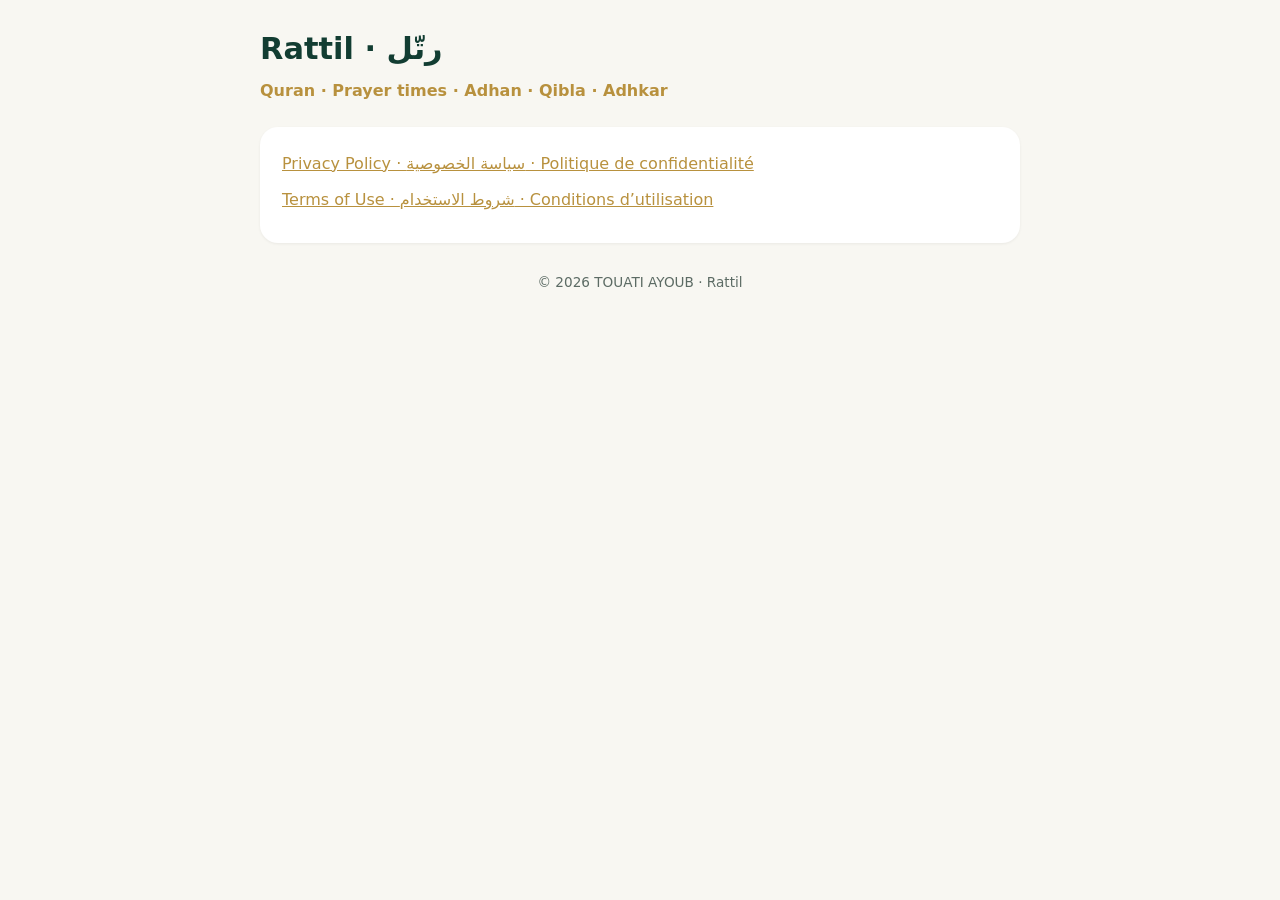
<file: index.html>
<!doctype html>
<html lang="en">
<head>
<meta charset="utf-8">
<meta name="viewport" content="width=device-width, initial-scale=1">
<title>Rattil · رتّل</title>
<link rel="stylesheet" href="style.css">
</head>
<body>
<header>
  <h1>Rattil · رتّل</h1>
  <p class="sub">Quran · Prayer times · Adhan · Qibla · Adhkar</p>
</header>
<section>
  <p><a href="privacy.html">Privacy Policy · سياسة الخصوصية · Politique de confidentialité</a></p>
  <p><a href="terms.html">Terms of Use · شروط الاستخدام · Conditions d’utilisation</a></p>
</section>
<footer>© 2026 TOUATI AYOUB · Rattil</footer>
</body>
</html>
</file>
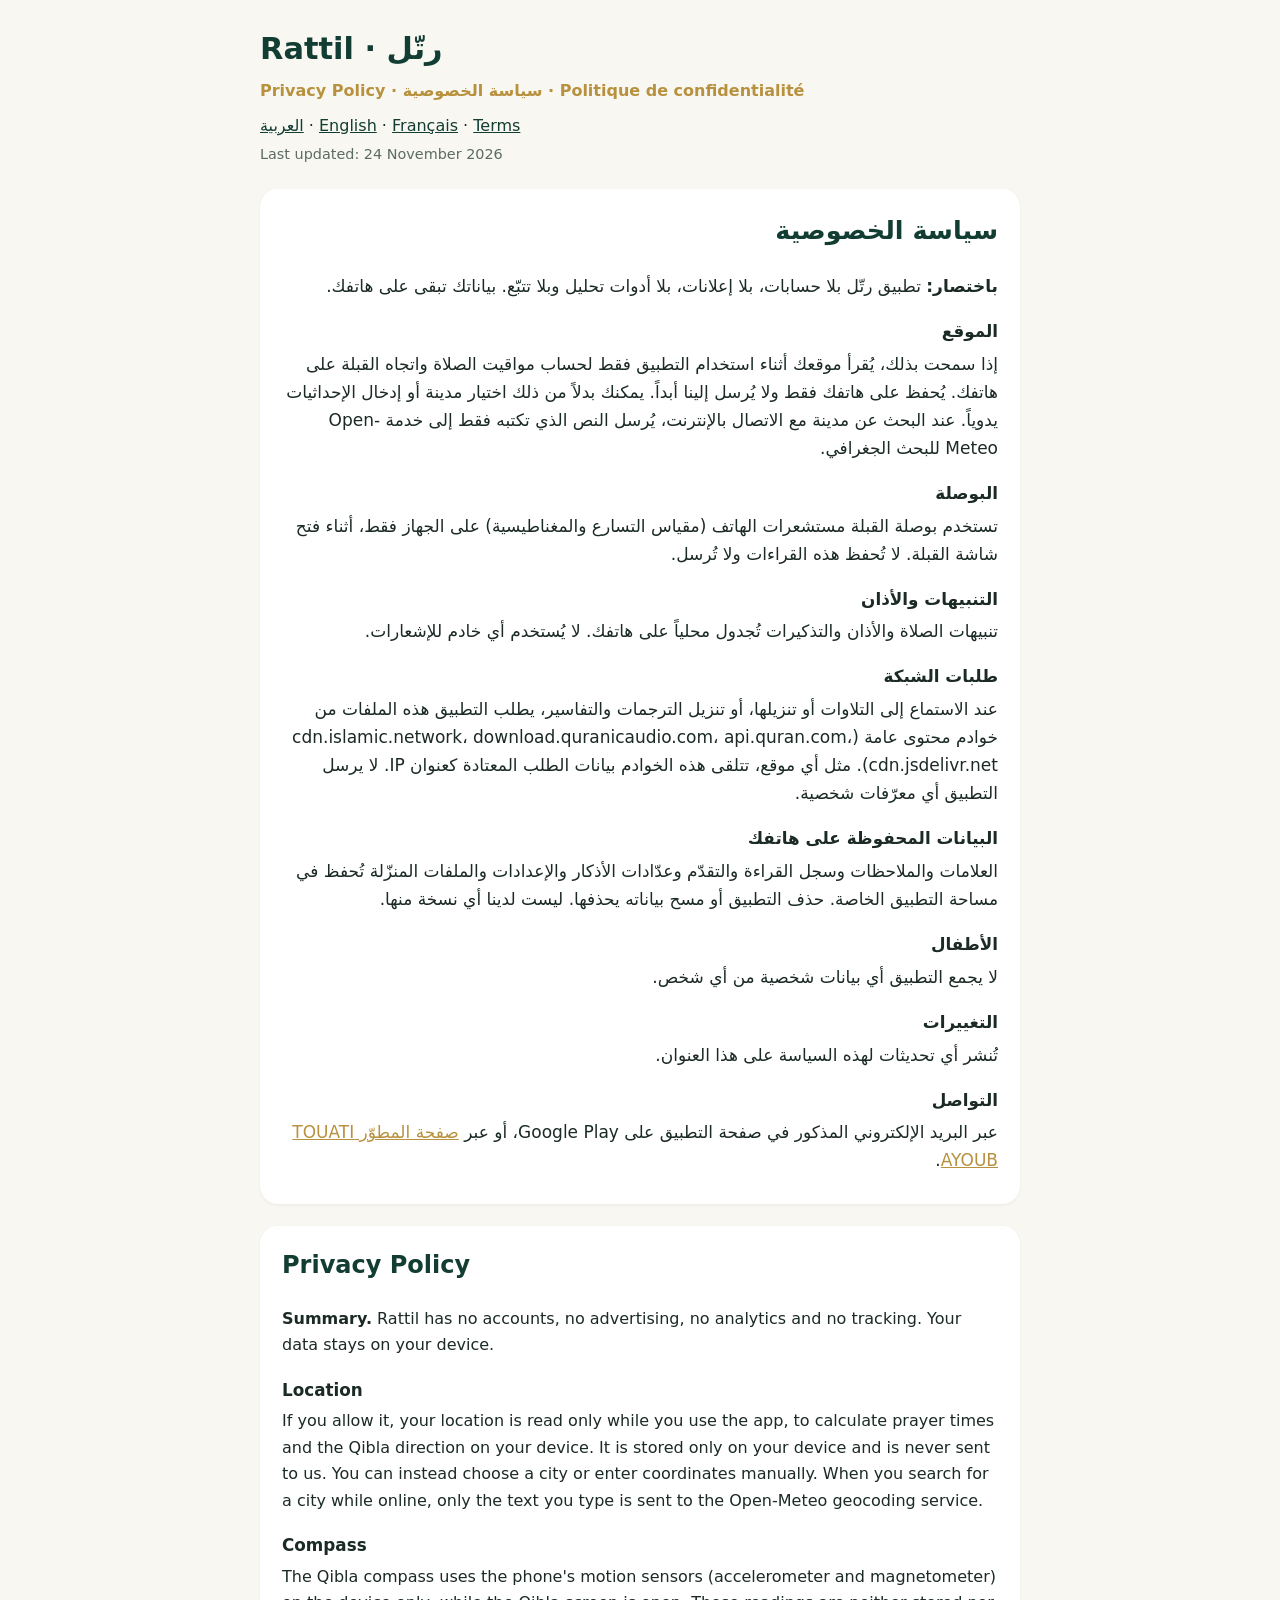
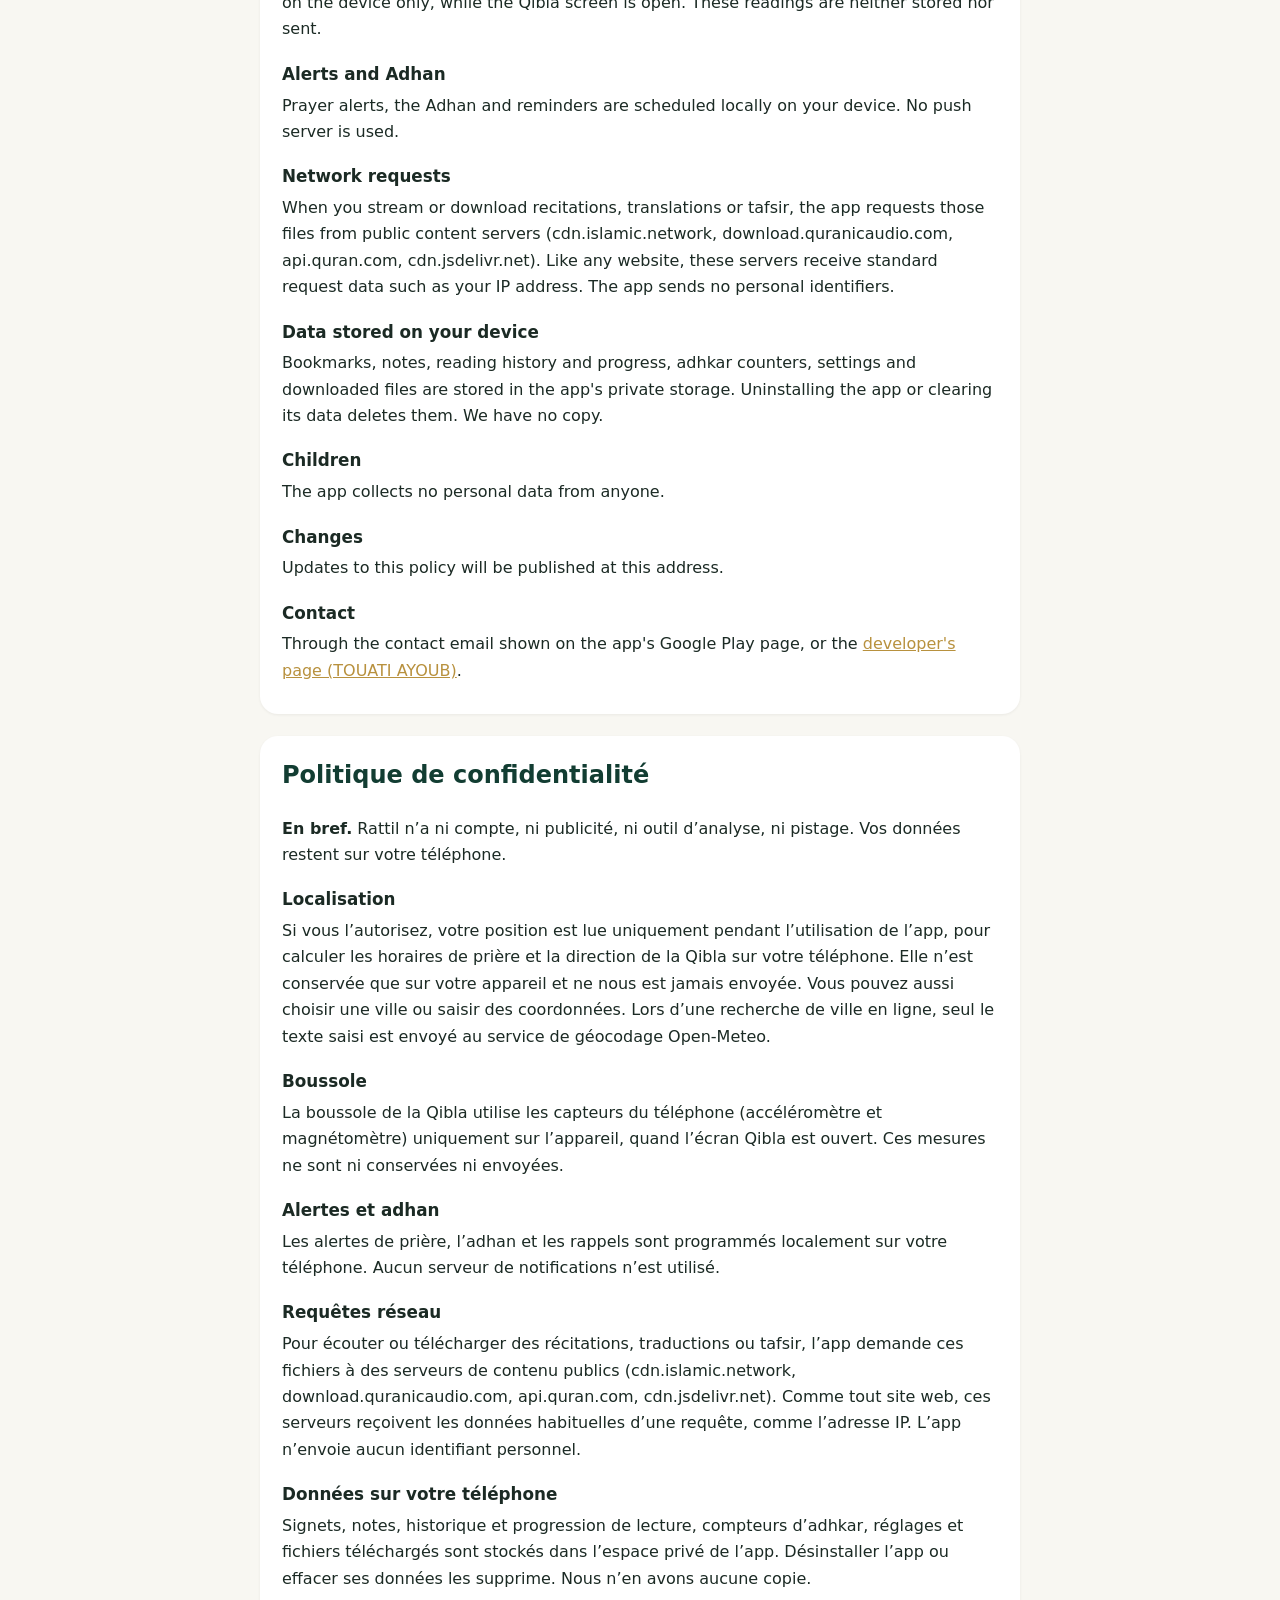
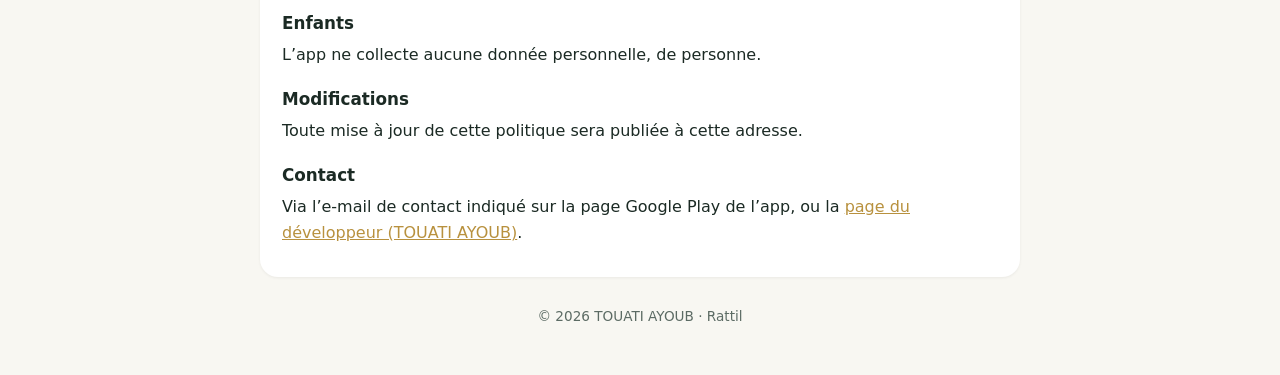
<file: privacy.html>
<!doctype html>
<html lang="en">
<head>
<meta charset="utf-8">
<meta name="viewport" content="width=device-width, initial-scale=1">
<title>Rattil · رتّل — Privacy Policy</title>
<link rel="stylesheet" href="style.css">
</head>
<body>
<header>
  <h1>Rattil · رتّل</h1>
  <p class="sub">Privacy Policy · سياسة الخصوصية · Politique de confidentialité</p>
  <nav><a href="#ar">العربية</a> · <a href="#en">English</a> · <a href="#fr">Français</a> · <a href="terms.html">Terms</a></nav>
  <p class="date">Last updated: 24 November 2026</p>
</header>

<section id="ar" dir="rtl" lang="ar">
  <h2>سياسة الخصوصية</h2>
  <p><strong>باختصار:</strong> تطبيق رتّل بلا حسابات، بلا إعلانات، بلا أدوات تحليل وبلا تتبّع. بياناتك تبقى على هاتفك.</p>
  <h3>الموقع</h3>
  <p>إذا سمحت بذلك، يُقرأ موقعك أثناء استخدام التطبيق فقط لحساب مواقيت الصلاة واتجاه القبلة على هاتفك. يُحفظ على هاتفك فقط ولا يُرسل إلينا أبداً. يمكنك بدلاً من ذلك اختيار مدينة أو إدخال الإحداثيات يدوياً. عند البحث عن مدينة مع الاتصال بالإنترنت، يُرسل النص الذي تكتبه فقط إلى خدمة Open-Meteo للبحث الجغرافي.</p>
  <h3>البوصلة</h3>
  <p>تستخدم بوصلة القبلة مستشعرات الهاتف (مقياس التسارع والمغناطيسية) على الجهاز فقط، أثناء فتح شاشة القبلة. لا تُحفظ هذه القراءات ولا تُرسل.</p>
  <h3>التنبيهات والأذان</h3>
  <p>تنبيهات الصلاة والأذان والتذكيرات تُجدول محلياً على هاتفك. لا يُستخدم أي خادم للإشعارات.</p>
  <h3>طلبات الشبكة</h3>
  <p>عند الاستماع إلى التلاوات أو تنزيلها، أو تنزيل الترجمات والتفاسير، يطلب التطبيق هذه الملفات من خوادم محتوى عامة (cdn.islamic.network، download.quranicaudio.com، api.quran.com، cdn.jsdelivr.net). مثل أي موقع، تتلقى هذه الخوادم بيانات الطلب المعتادة كعنوان IP. لا يرسل التطبيق أي معرّفات شخصية.</p>
  <h3>البيانات المحفوظة على هاتفك</h3>
  <p>العلامات والملاحظات وسجل القراءة والتقدّم وعدّادات الأذكار والإعدادات والملفات المنزّلة تُحفظ في مساحة التطبيق الخاصة. حذف التطبيق أو مسح بياناته يحذفها. ليست لدينا أي نسخة منها.</p>
  <h3>الأطفال</h3>
  <p>لا يجمع التطبيق أي بيانات شخصية من أي شخص.</p>
  <h3>التغييرات</h3>
  <p>تُنشر أي تحديثات لهذه السياسة على هذا العنوان.</p>
  <h3>التواصل</h3>
  <p>عبر البريد الإلكتروني المذكور في صفحة التطبيق على Google Play، أو عبر <a href="https://web.facebook.com/touati.ayoub02/">صفحة المطوّر TOUATI AYOUB</a>.</p>
</section>

<section id="en" lang="en">
  <h2>Privacy Policy</h2>
  <p><strong>Summary.</strong> Rattil has no accounts, no advertising, no analytics and no tracking. Your data stays on your device.</p>
  <h3>Location</h3>
  <p>If you allow it, your location is read only while you use the app, to calculate prayer times and the Qibla direction on your device. It is stored only on your device and is never sent to us. You can instead choose a city or enter coordinates manually. When you search for a city while online, only the text you type is sent to the Open-Meteo geocoding service.</p>
  <h3>Compass</h3>
  <p>The Qibla compass uses the phone's motion sensors (accelerometer and magnetometer) on the device only, while the Qibla screen is open. These readings are neither stored nor sent.</p>
  <h3>Alerts and Adhan</h3>
  <p>Prayer alerts, the Adhan and reminders are scheduled locally on your device. No push server is used.</p>
  <h3>Network requests</h3>
  <p>When you stream or download recitations, translations or tafsir, the app requests those files from public content servers (cdn.islamic.network, download.quranicaudio.com, api.quran.com, cdn.jsdelivr.net). Like any website, these servers receive standard request data such as your IP address. The app sends no personal identifiers.</p>
  <h3>Data stored on your device</h3>
  <p>Bookmarks, notes, reading history and progress, adhkar counters, settings and downloaded files are stored in the app's private storage. Uninstalling the app or clearing its data deletes them. We have no copy.</p>
  <h3>Children</h3>
  <p>The app collects no personal data from anyone.</p>
  <h3>Changes</h3>
  <p>Updates to this policy will be published at this address.</p>
  <h3>Contact</h3>
  <p>Through the contact email shown on the app's Google Play page, or the <a href="https://web.facebook.com/touati.ayoub02/">developer's page (TOUATI AYOUB)</a>.</p>
</section>

<section id="fr" lang="fr">
  <h2>Politique de confidentialité</h2>
  <p><strong>En bref.</strong> Rattil n’a ni compte, ni publicité, ni outil d’analyse, ni pistage. Vos données restent sur votre téléphone.</p>
  <h3>Localisation</h3>
  <p>Si vous l’autorisez, votre position est lue uniquement pendant l’utilisation de l’app, pour calculer les horaires de prière et la direction de la Qibla sur votre téléphone. Elle n’est conservée que sur votre appareil et ne nous est jamais envoyée. Vous pouvez aussi choisir une ville ou saisir des coordonnées. Lors d’une recherche de ville en ligne, seul le texte saisi est envoyé au service de géocodage Open-Meteo.</p>
  <h3>Boussole</h3>
  <p>La boussole de la Qibla utilise les capteurs du téléphone (accéléromètre et magnétomètre) uniquement sur l’appareil, quand l’écran Qibla est ouvert. Ces mesures ne sont ni conservées ni envoyées.</p>
  <h3>Alertes et adhan</h3>
  <p>Les alertes de prière, l’adhan et les rappels sont programmés localement sur votre téléphone. Aucun serveur de notifications n’est utilisé.</p>
  <h3>Requêtes réseau</h3>
  <p>Pour écouter ou télécharger des récitations, traductions ou tafsir, l’app demande ces fichiers à des serveurs de contenu publics (cdn.islamic.network, download.quranicaudio.com, api.quran.com, cdn.jsdelivr.net). Comme tout site web, ces serveurs reçoivent les données habituelles d’une requête, comme l’adresse IP. L’app n’envoie aucun identifiant personnel.</p>
  <h3>Données sur votre téléphone</h3>
  <p>Signets, notes, historique et progression de lecture, compteurs d’adhkar, réglages et fichiers téléchargés sont stockés dans l’espace privé de l’app. Désinstaller l’app ou effacer ses données les supprime. Nous n’en avons aucune copie.</p>
  <h3>Enfants</h3>
  <p>L’app ne collecte aucune donnée personnelle, de personne.</p>
  <h3>Modifications</h3>
  <p>Toute mise à jour de cette politique sera publiée à cette adresse.</p>
  <h3>Contact</h3>
  <p>Via l’e-mail de contact indiqué sur la page Google Play de l’app, ou la <a href="https://web.facebook.com/touati.ayoub02/">page du développeur (TOUATI AYOUB)</a>.</p>
</section>

<footer>© 2026 TOUATI AYOUB · Rattil</footer>
</body>
</html>
</file>
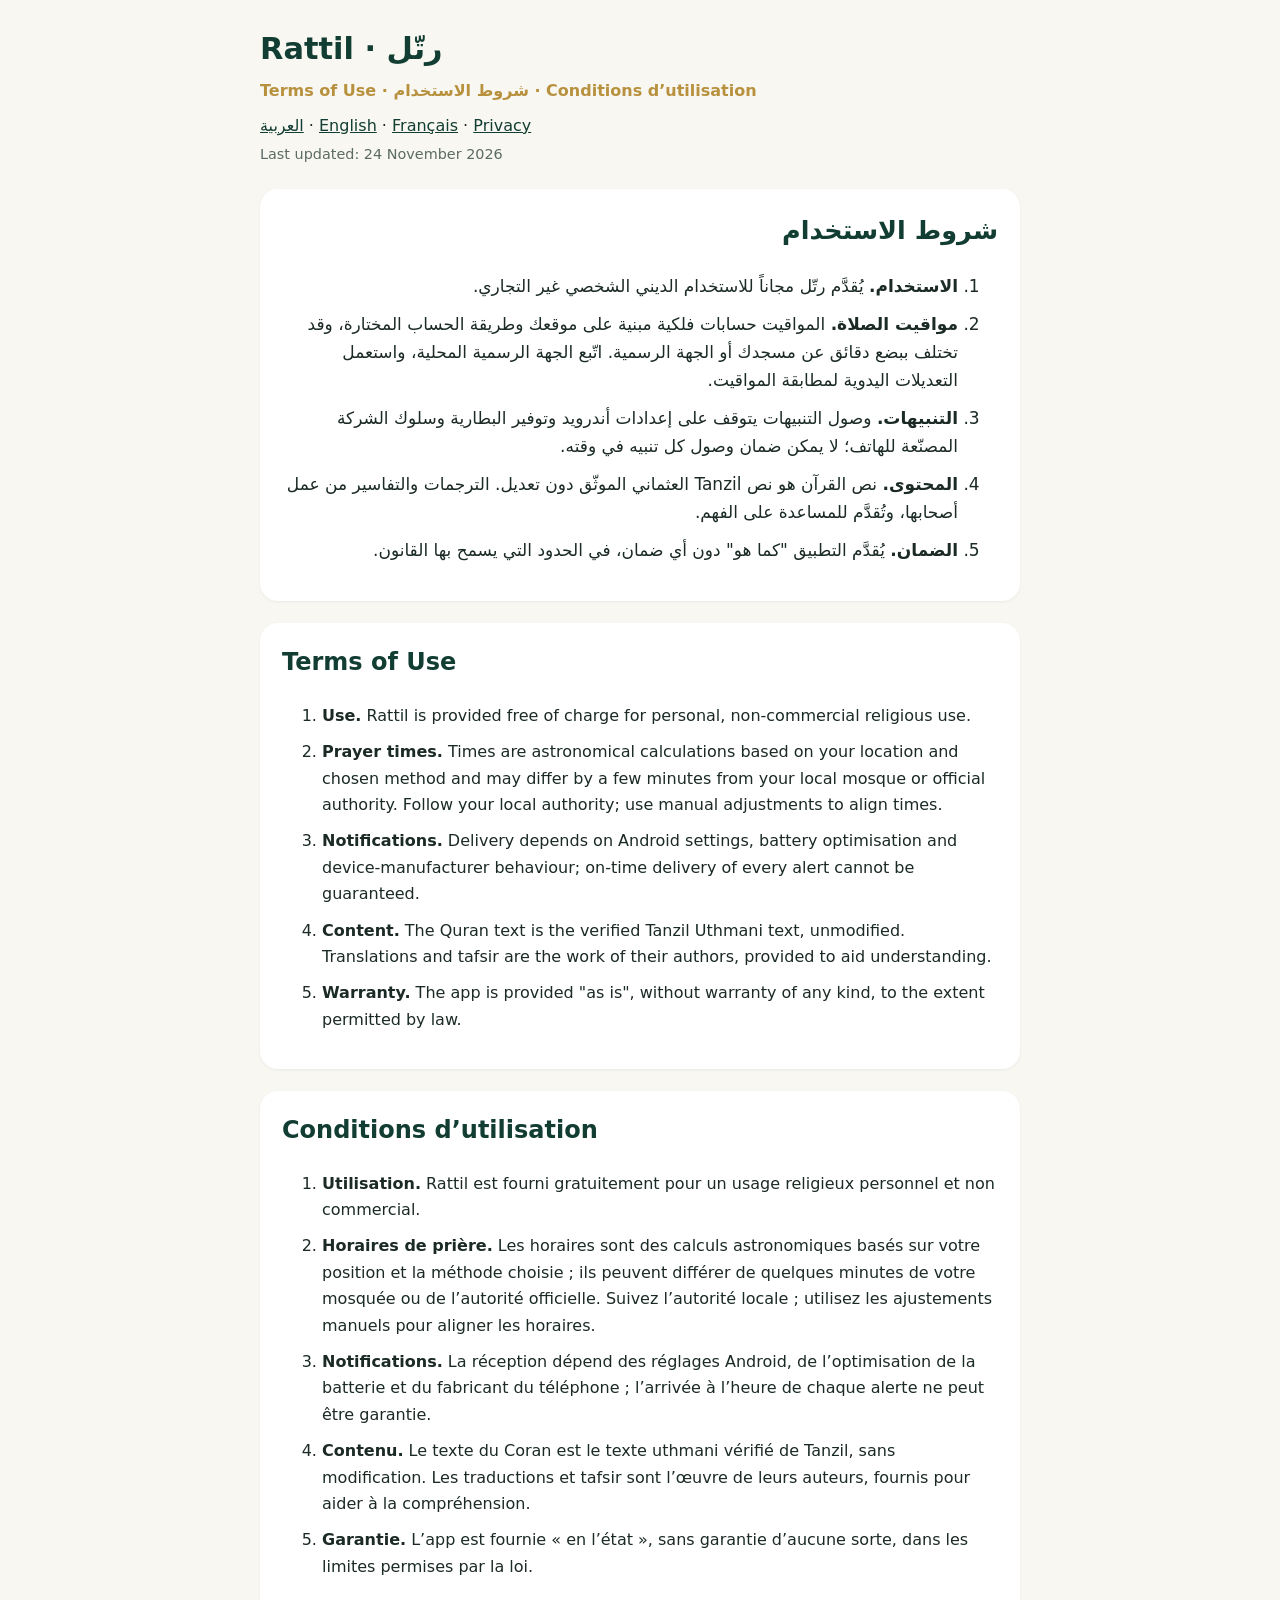
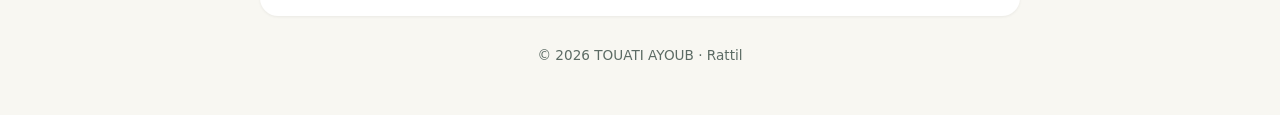
<file: terms.html>
<!doctype html>
<html lang="en">
<head>
<meta charset="utf-8">
<meta name="viewport" content="width=device-width, initial-scale=1">
<title>Rattil · رتّل — Terms of Use</title>
<link rel="stylesheet" href="style.css">
</head>
<body>
<header>
  <h1>Rattil · رتّل</h1>
  <p class="sub">Terms of Use · شروط الاستخدام · Conditions d’utilisation</p>
  <nav><a href="#ar">العربية</a> · <a href="#en">English</a> · <a href="#fr">Français</a> · <a href="privacy.html">Privacy</a></nav>
  <p class="date">Last updated: 24 November 2026</p>
</header>

<section id="ar" dir="rtl" lang="ar">
  <h2>شروط الاستخدام</h2>
  <ol>
    <li><strong>الاستخدام.</strong> يُقدَّم رتّل مجاناً للاستخدام الديني الشخصي غير التجاري.</li>
    <li><strong>مواقيت الصلاة.</strong> المواقيت حسابات فلكية مبنية على موقعك وطريقة الحساب المختارة، وقد تختلف ببضع دقائق عن مسجدك أو الجهة الرسمية. اتّبع الجهة الرسمية المحلية، واستعمل التعديلات اليدوية لمطابقة المواقيت.</li>
    <li><strong>التنبيهات.</strong> وصول التنبيهات يتوقف على إعدادات أندرويد وتوفير البطارية وسلوك الشركة المصنّعة للهاتف؛ لا يمكن ضمان وصول كل تنبيه في وقته.</li>
    <li><strong>المحتوى.</strong> نص القرآن هو نص Tanzil العثماني الموثّق دون تعديل. الترجمات والتفاسير من عمل أصحابها، وتُقدَّم للمساعدة على الفهم.</li>
    <li><strong>الضمان.</strong> يُقدَّم التطبيق "كما هو" دون أي ضمان، في الحدود التي يسمح بها القانون.</li>
  </ol>
</section>

<section id="en" lang="en">
  <h2>Terms of Use</h2>
  <ol>
    <li><strong>Use.</strong> Rattil is provided free of charge for personal, non-commercial religious use.</li>
    <li><strong>Prayer times.</strong> Times are astronomical calculations based on your location and chosen method and may differ by a few minutes from your local mosque or official authority. Follow your local authority; use manual adjustments to align times.</li>
    <li><strong>Notifications.</strong> Delivery depends on Android settings, battery optimisation and device-manufacturer behaviour; on-time delivery of every alert cannot be guaranteed.</li>
    <li><strong>Content.</strong> The Quran text is the verified Tanzil Uthmani text, unmodified. Translations and tafsir are the work of their authors, provided to aid understanding.</li>
    <li><strong>Warranty.</strong> The app is provided "as is", without warranty of any kind, to the extent permitted by law.</li>
  </ol>
</section>

<section id="fr" lang="fr">
  <h2>Conditions d’utilisation</h2>
  <ol>
    <li><strong>Utilisation.</strong> Rattil est fourni gratuitement pour un usage religieux personnel et non commercial.</li>
    <li><strong>Horaires de prière.</strong> Les horaires sont des calculs astronomiques basés sur votre position et la méthode choisie ; ils peuvent différer de quelques minutes de votre mosquée ou de l’autorité officielle. Suivez l’autorité locale ; utilisez les ajustements manuels pour aligner les horaires.</li>
    <li><strong>Notifications.</strong> La réception dépend des réglages Android, de l’optimisation de la batterie et du fabricant du téléphone ; l’arrivée à l’heure de chaque alerte ne peut être garantie.</li>
    <li><strong>Contenu.</strong> Le texte du Coran est le texte uthmani vérifié de Tanzil, sans modification. Les traductions et tafsir sont l’œuvre de leurs auteurs, fournis pour aider à la compréhension.</li>
    <li><strong>Garantie.</strong> L’app est fournie « en l’état », sans garantie d’aucune sorte, dans les limites permises par la loi.</li>
  </ol>
</section>

<footer>© 2026 TOUATI AYOUB · Rattil</footer>
</body>
</html>
</file>
<file: style.css>
:root { --bg: #F8F7F2; --text: #1B2A24; --muted: #5C6B64; --green: #123D32; --gold: #B8913E; --card: #FFFFFF; }
@media (prefers-color-scheme: dark) { :root { --bg: #0F1A16; --text: #ECEAE2; --muted: #A5B0AA; --green: #D6B56D; --gold: #D6B56D; --card: #16241F; } }
* { box-sizing: border-box; }
body { margin: 0; padding: 24px 16px 48px; background: var(--bg); color: var(--text); font: 16px/1.65 system-ui, -apple-system, "Segoe UI", Roboto, Tahoma, sans-serif; }
header, section, footer { max-width: 760px; margin: 0 auto; }
h1 { color: var(--green); margin: 0; font-size: 1.9rem; }
.sub { color: var(--gold); margin: 4px 0 8px; font-weight: 600; }
.date { color: var(--muted); font-size: .9rem; margin: 4px 0 0; }
nav a { color: var(--green); }
section { background: var(--card); border-radius: 18px; padding: 20px 22px; margin-top: 22px; box-shadow: 0 1px 3px rgba(0,0,0,.06); }
h2 { color: var(--green); margin-top: 0; }
h3 { margin: 18px 0 4px; font-size: 1.05rem; }
p, li { margin: 4px 0 10px; }
a { color: var(--gold); }
[dir="rtl"] { font-size: 17px; }
footer { color: var(--muted); font-size: .85rem; text-align: center; margin-top: 28px; }
</file>
